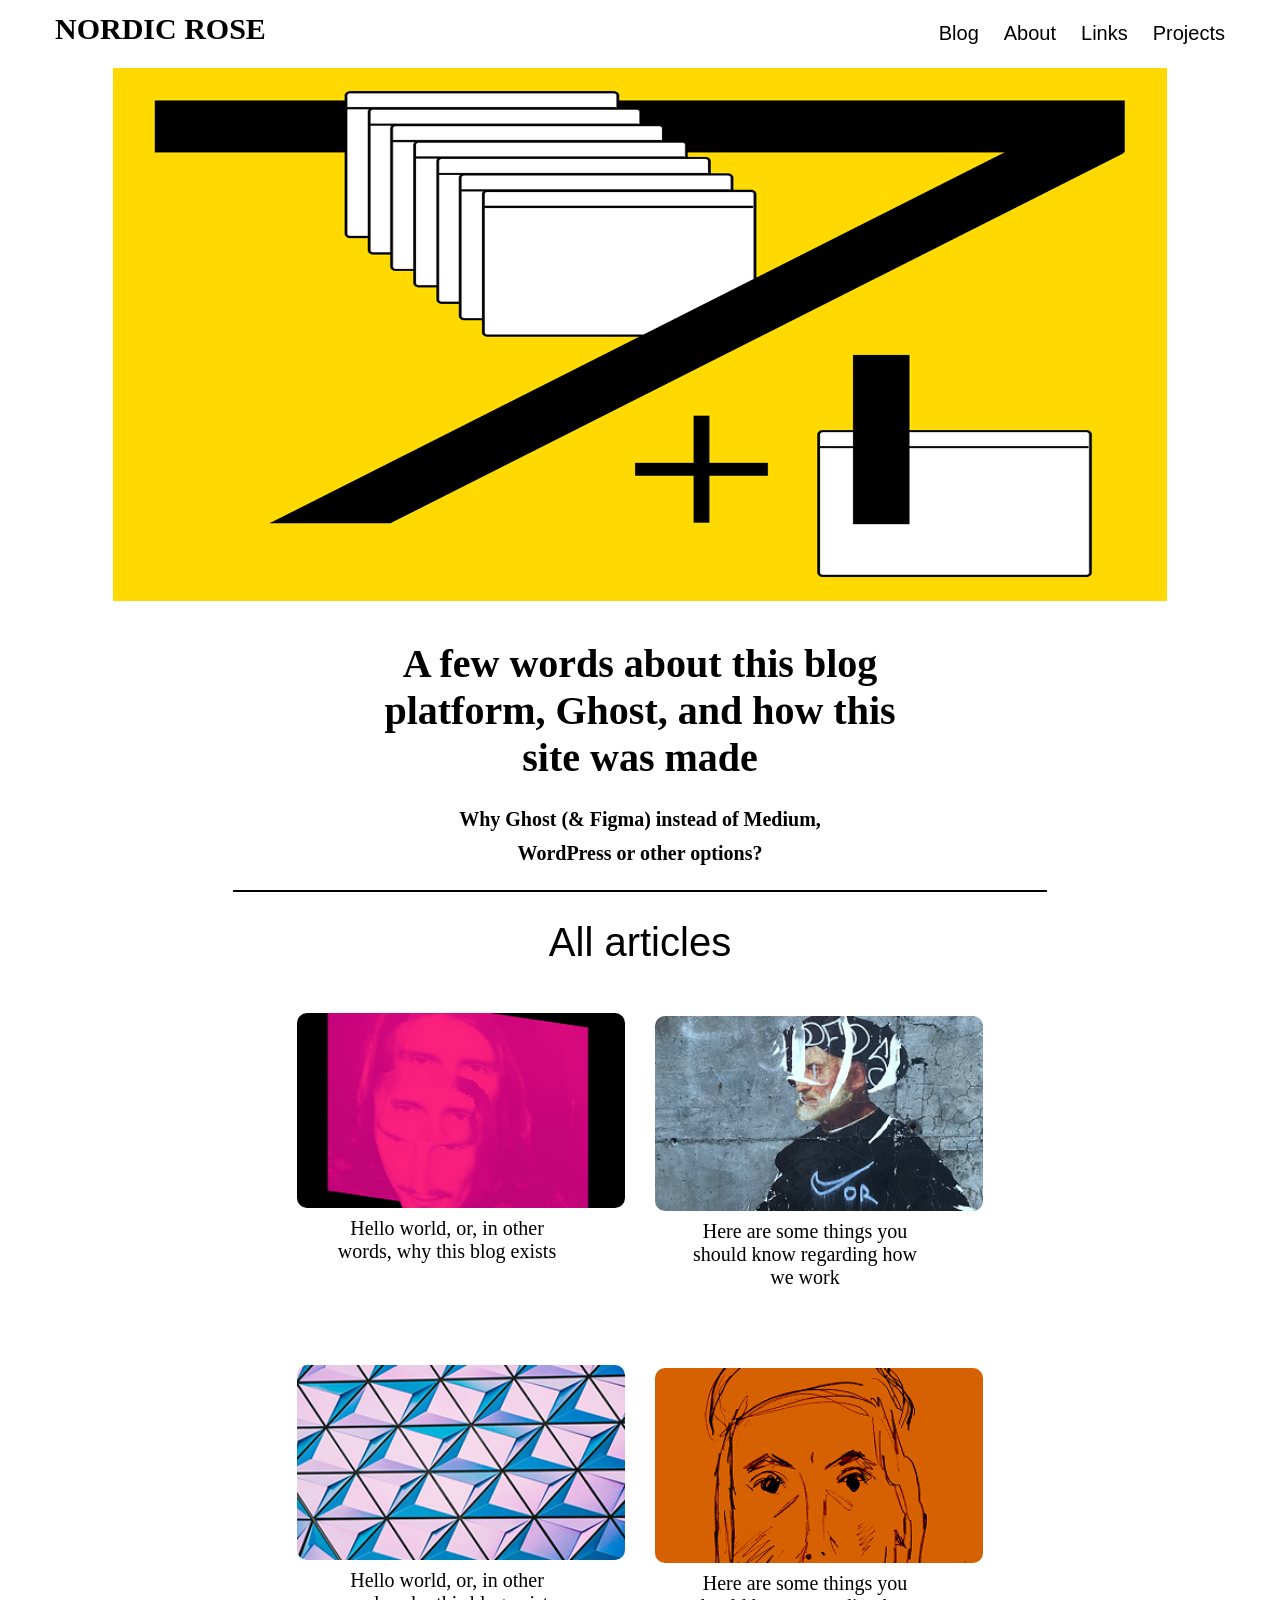
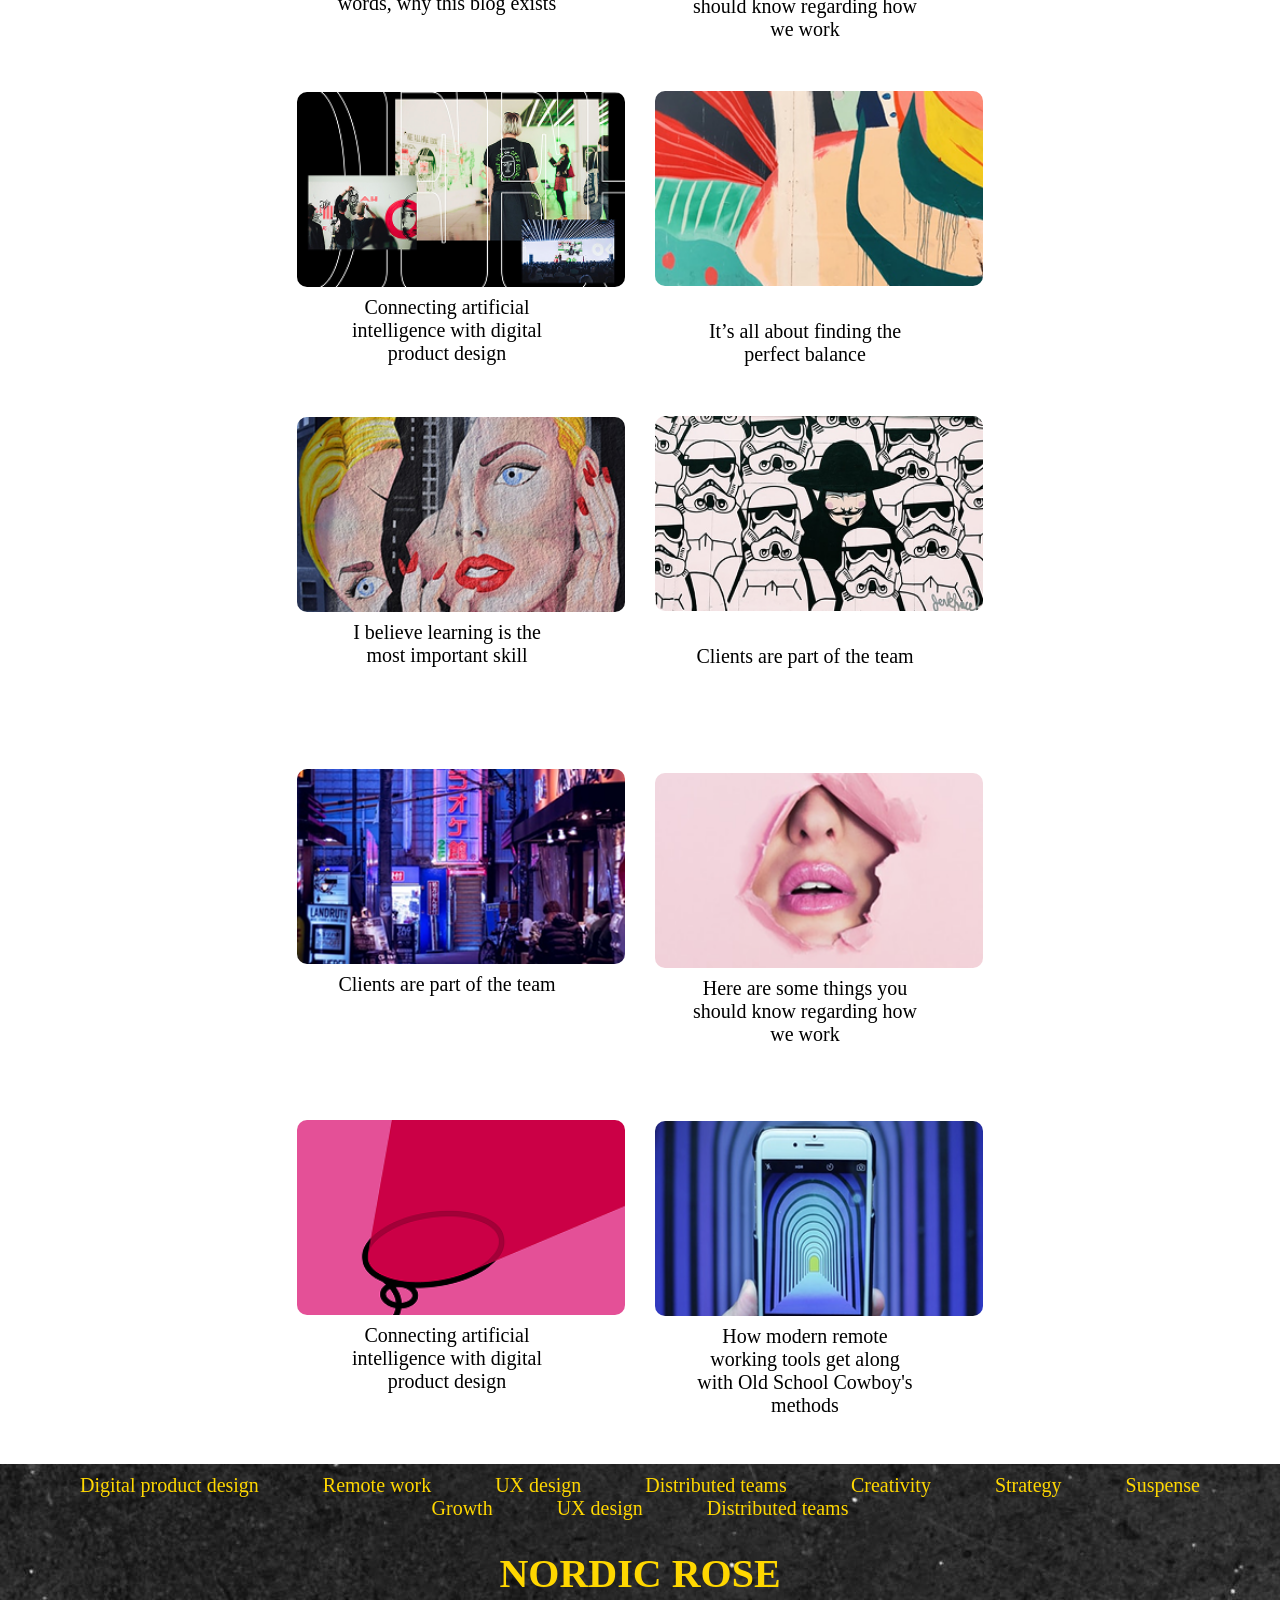
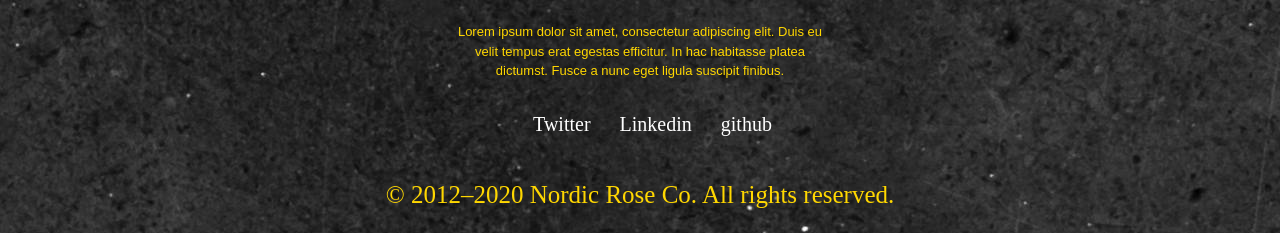
<file: index.html>
<!DOCTYPE html>
<html lang="en">

<head>
    <meta charset="UTF-8">
    <meta name="viewport" content="width=device-width, initial-scale=1.0">
    <link rel="stylesheet" href="./style.css">
    <link rel="stylesheet" href="https://cdnjs.cloudflare.com/ajax/libs/font-awesome/6.5.0/css/all.min.css">
    <title>Document</title>
</head>

<body>

    <!-- HEADER START -->

    <header>
        <h1 id="logo">NORDIC ROSE</h1>
        <div class="menu-icon">
            <i class="fas fa-bars"></i>
        </div>
        <nav>
            <ul class="links">
                <li><a href="blog.html">Blog</a></li>
                <li><a href="about">About</a></li>
                <li><a href="links">Links</a></li>
                <li><a href="projects">Projects</a></li>
            </ul>
        </nav>
    </header>

    <!-- HEADER END -->

    <!-- HERO SECTION START -->

    <section id="hero">
        <div>
            <img src="images/hero.png" alt="image">
            <h2>A few words about this blog <br>
                platform, Ghost, and how this <br>
                site was made</h2>
            <p>Why Ghost (& Figma) instead of Medium, <br>
                WordPress or other options?</p>
            <hr>
        </div>
    </section>

    <!-- HERO SECTION END -->

    <!-- ARTICLE SECTION START -->

    <section id="article">
        <h3>All articles</h3>
        <div class="card-grid">
            <div>
                <img src="images/blog-1.png">
                <p>Hello world, or, in other <br>words, why this blog exists</p>
            </div>
            <div>
                <img src="images/blog-2.png" id="image2">
                <p>Here are some things you <br>should know regarding how <br>we work </p>
            </div>
        </div>
        <div class="card-grid">
            <div>
                <img src="images/blog-3.png">
                <p>Hello world, or, in other <br>words, why this blog exists</p>
            </div>
            <div>
                <img src="images/blog-4.png" id="image4">
                <p>Here are some things you <br>should know regarding how <br>we work </p>
            </div>
        </div>
        <div class="card-grid">
            <div>
                <img src="images/blog-5.png">
                <p>Connecting artificial <br>intelligence with digital <br>product design</p>
            </div>
            <div>
                <img src="images/blog-6.png" id="image6">
                <p>It’s all about finding the <br>perfect balance</p>
            </div>
        </div>
        <div class="card-grid">
            <div>
                <img src="images/blog-7.png">
                <p>I believe learning is the <br>most important skill</p>
            </div>
            <div>
                <img src="images/blog-8.png" id="image8">
                <p>Clients are part of the team</p>
            </div>
        </div>
        <div class="card-grid">
            <div>
                <img src="images/blog-9.png">
                <p>Clients are part of the team</p>
            </div>
            <div>
                <img src="images/blog-10.png" id="image10">
                <p>Here are some things you <br>should know regarding how <br>we work </p>
            </div>
        </div>
        <div class="card-grid">
            <div>
                <img src="images/blog-11.png">
                <p>Connecting artificial <br>intelligence with digital <br>product design</p>
            </div>
            <div>
                <img src="images/blog-12.png" id="image12">
                <p>How modern remote <br>working tools get along <br>with Old School Cowboy's <br>methods</p>
            </div>
        </div>
    </section>

    <!-- ARTICLE SECTION END -->

    <!-- FOOTER SECTION START -->

    <footer>
        
            <div class="services">
                <span>Digital product design</span>
                <span>Remote work</span>
                <span>UX design</span>
                <span>Distributed teams</span>
                <span>Creativity</span>
                <span>Strategy</span>
                <span>Suspense</span>
                <span>Growth</span>
                <span>UX design</span>
                <span>Distributed teams</span>
            </div>
    
        <div class="footer">
            <h3>NORDIC ROSE</h3>
            <p>Lorem ipsum dolor sit amet, consectetur adipiscing elit. Duis eu <br>
                velit tempus erat egestas efficitur. In hac habitasse platea <br>
                dictumst. Fusce a nunc eget ligula suscipit finibus. </p>
            <ul>
                <li><a href="twitter">Twitter</a></li>
                <li><a href="linkedin">Linkedin</a></li>
                <li><a href="github">github</a></li>
            </ul>
        </div>
        <div class="copyright">
            <p>© 2012–2020 Nordic Rose Co. All rights reserved. </p>
        </div>
    </footer>

    <!-- FOOTER SECTION END -->

</body>

</html>
</file>
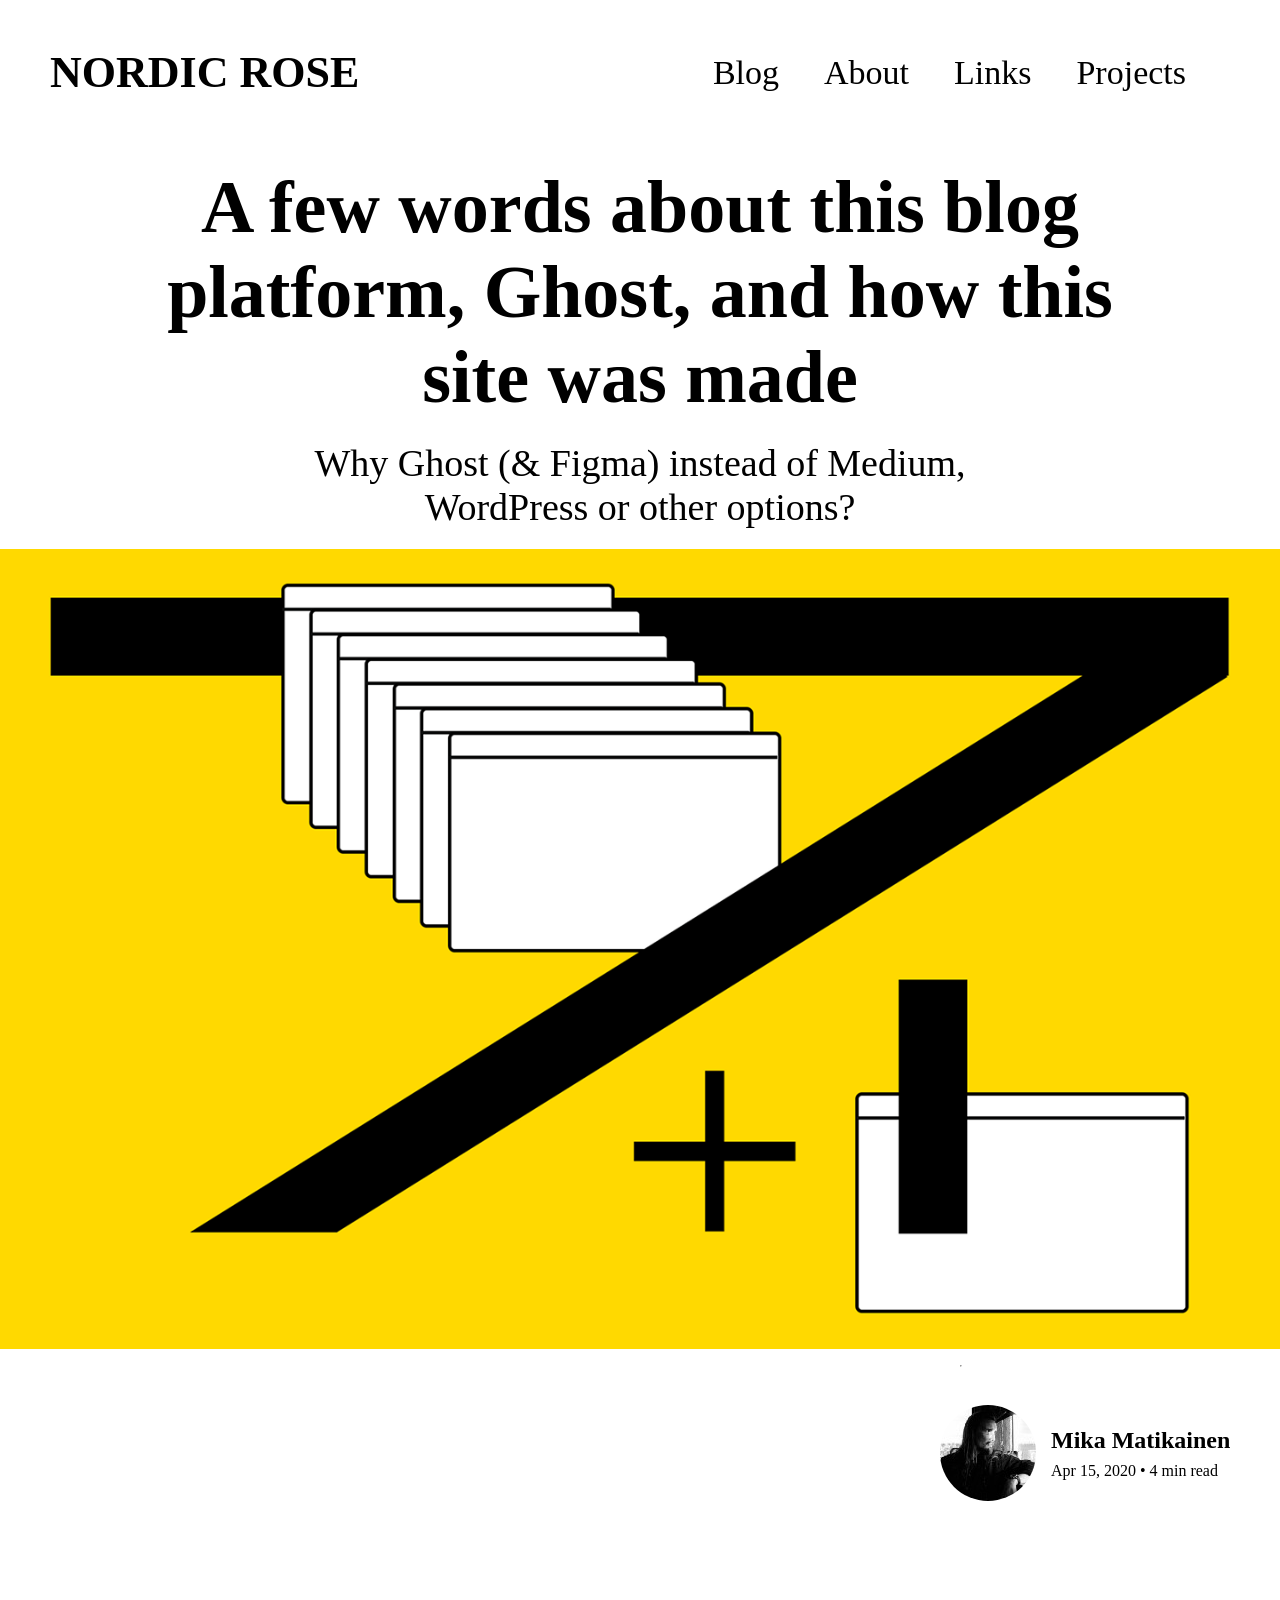
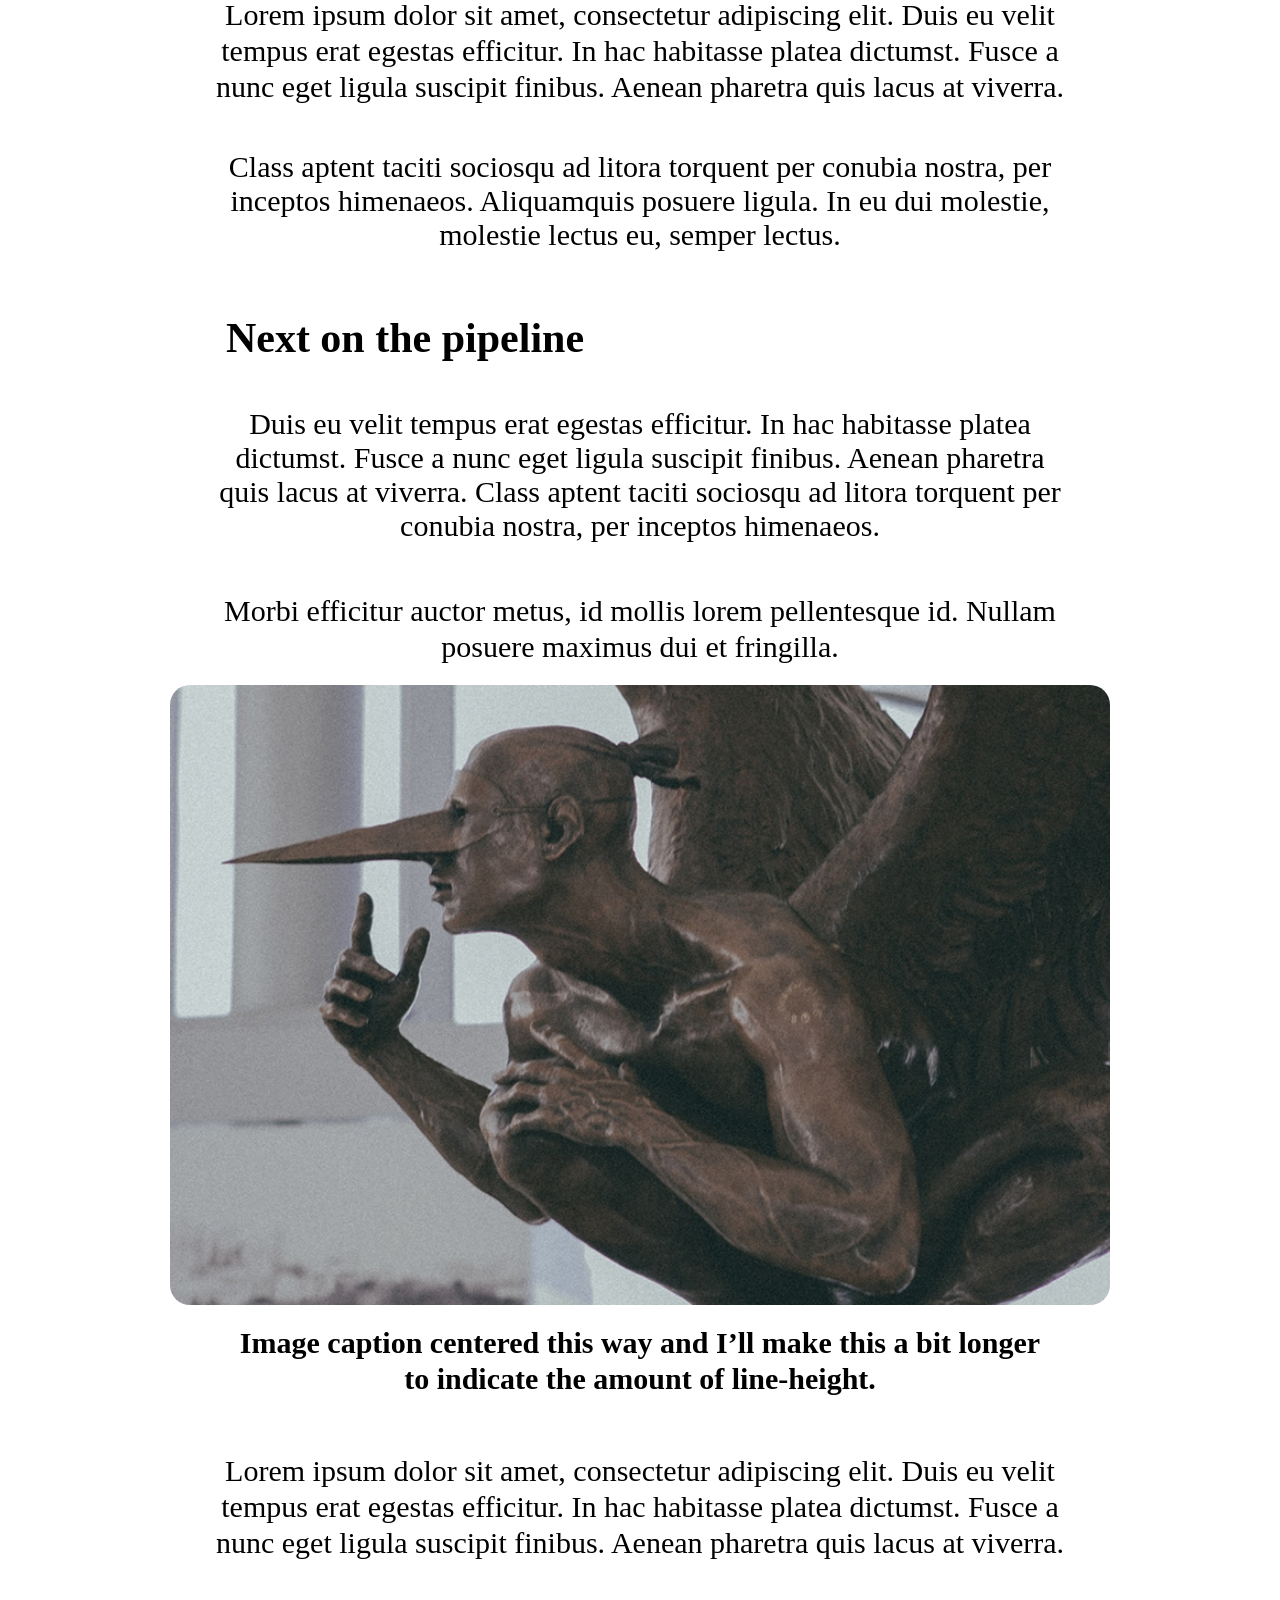
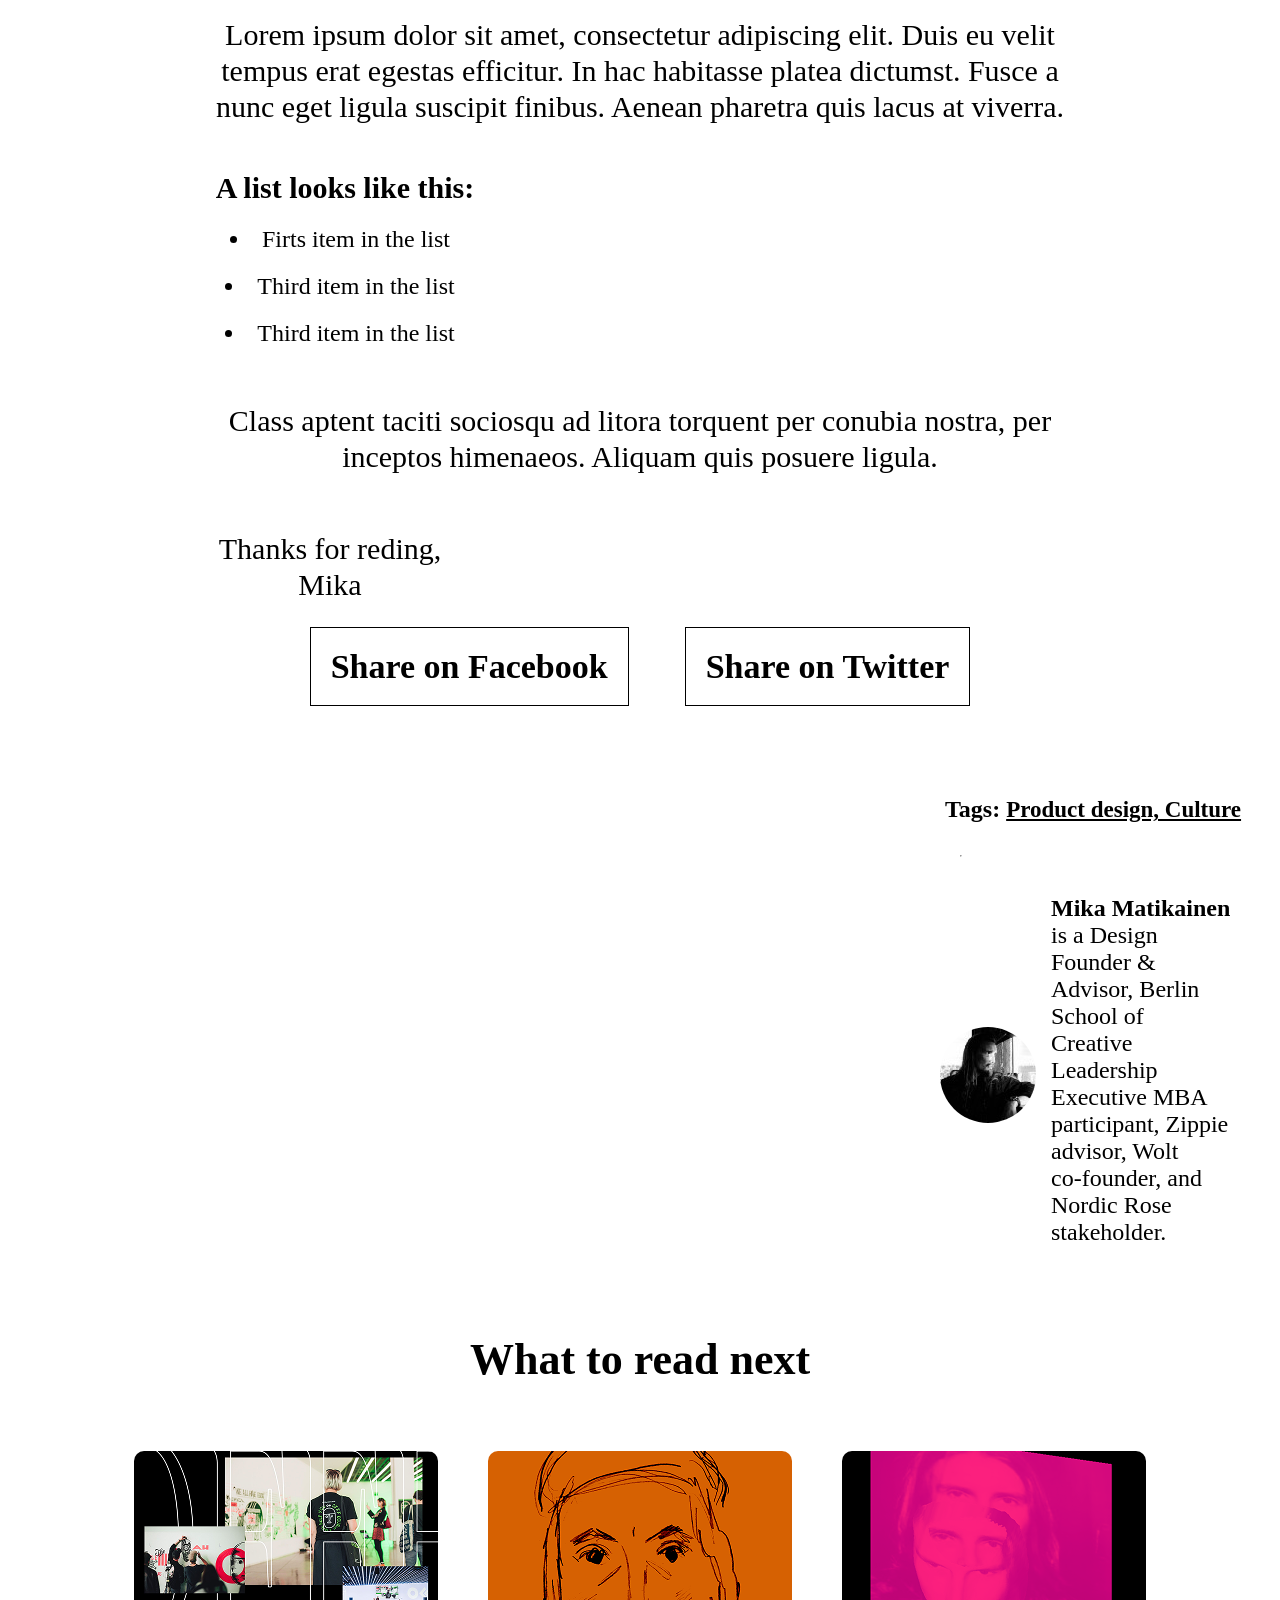
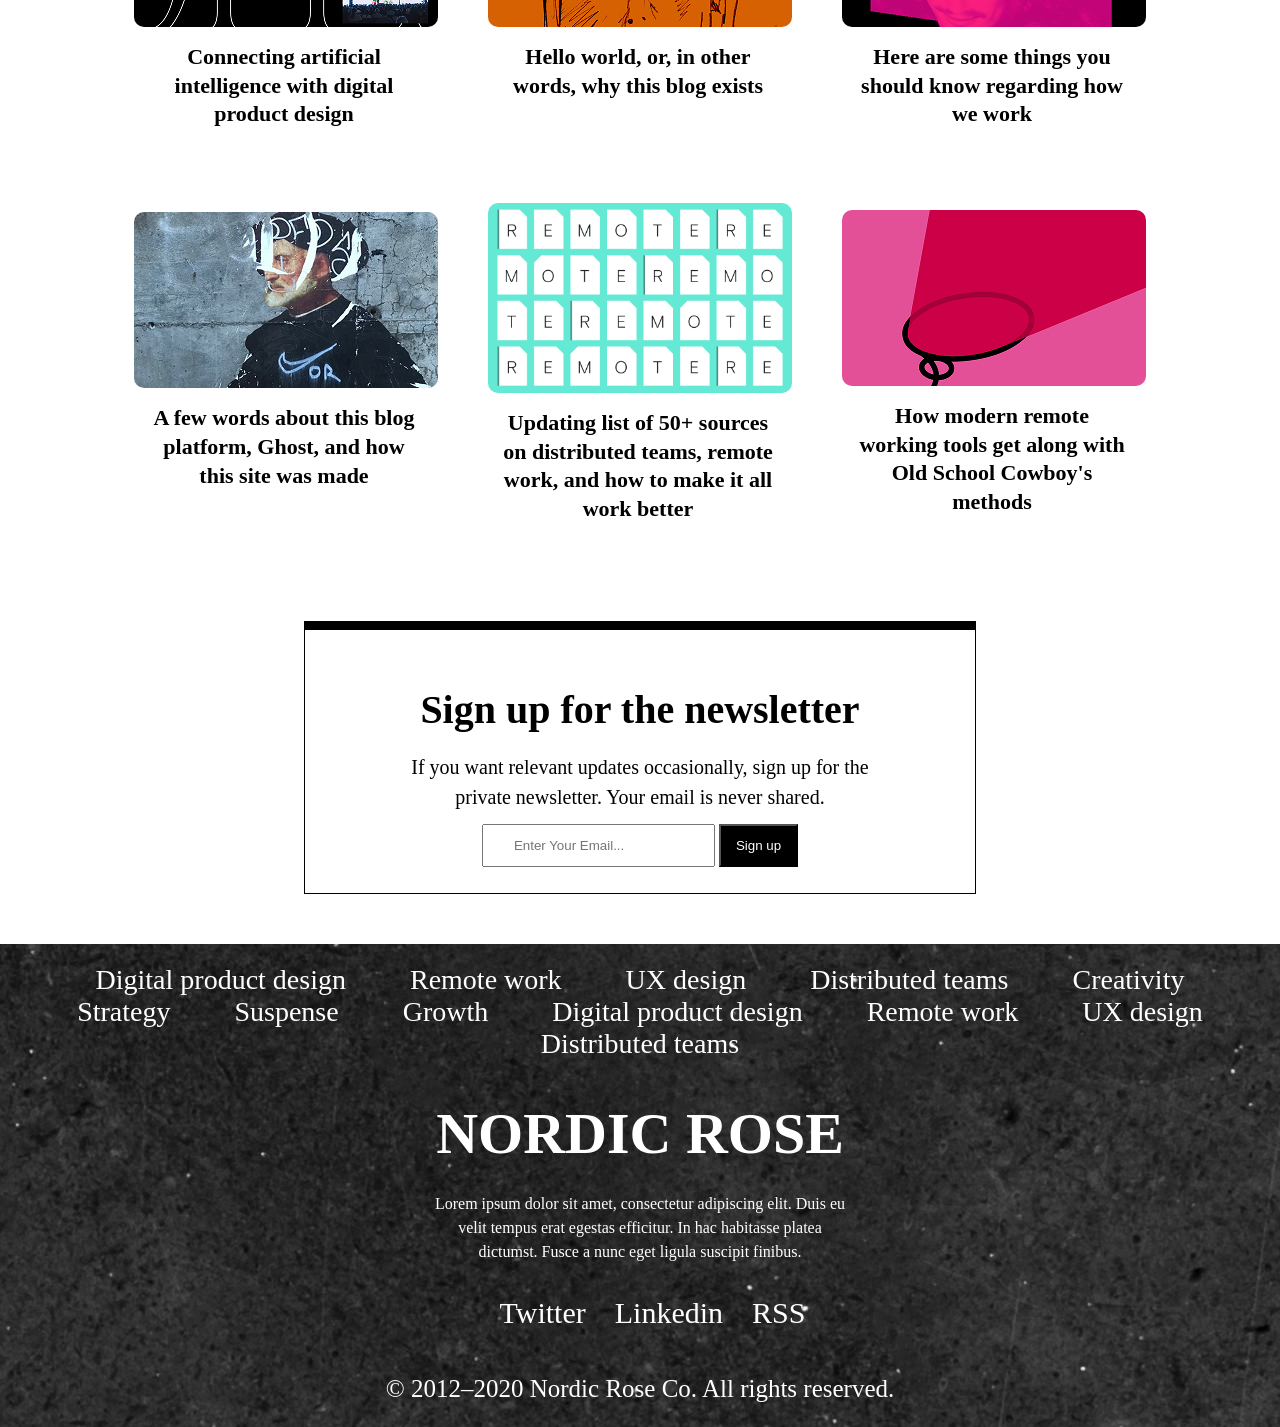
<file: blog.html>
<!DOCTYPE html>
<html lang="en">

<head>
    <meta charset="UTF-8">
    <meta name="viewport" content="width=device-width, initial-scale=1.0">
    <title>Document</title>
    <link rel="stylesheet" href="./blog.css">
</head>

<body>
    <header>
        <h1 id="logo">NORDIC ROSE</h1>
        <nav>
            <ul class="links">
                <li><a href="blog.html">Blog</a></li>
                <li><a href="about">About</a></li>
                <li><a href="links">Links</a></li>
                <li><a href="projects">Projects</a></li>
            </ul>
        </nav>
    </header>
    <!-- HERO SECTION -->
    <section id="hero">
        <div>
            <h2>A few words about this blog <br>
                platform, Ghost, and how this <br>
                site was made</h2>
            <p>Why Ghost (& Figma) instead of Medium,
                <br> WordPress or other options?
            </p>
        </div>
    </section>
    <!-- HERO IMAGE -->
    <div id="hero-image">
        <img src="images/hero.png" alt="hero">
    </div>
    <hr>
    <!-- AUTHOR  -->
    <section class="author">
        <img src="images/writer.png" alt="Author">
        <div>
            <p><strong>Mika Matikainen</strong></p>
            <span>Apr 15, 2020 • 4 min read</span>
        </div>
    </section>
    <!-- PARAGRAPH -->
    <article class="paragraph">
        <p id="p1">Lorem ipsum dolor sit amet, consectetur adipiscing elit. Duis eu velit <br>
            tempus erat egestas efficitur. In hac habitasse platea dictumst.
            Fusce a <br>nunc eget ligula suscipit finibus. Aenean pharetra quis lacus at viverra.
        </p>
        <p>Class aptent taciti sociosqu ad litora torquent per conubia nostra, per <br>
            inceptos himenaeos. Aliquamquis posuere ligula. In eu dui molestie, <br>molestie lectus eu, semper lectus.
        </p>
        <h3>Next on the pipeline</h3>
        <p>Duis eu velit tempus erat egestas efficitur. In hac habitasse platea <br>
            dictumst. Fusce a nunc eget ligula suscipit finibus. Aenean pharetra <br>
            quis lacus at viverra. Class aptent taciti sociosqu ad litora
            torquent per <br>conubia nostra, per inceptos himenaeos.
        </p>
        <p id="p2">Morbi efficitur auctor metus, id mollis lorem pellentesque id. Nullam <br>
            posuere maximus dui et fringilla.
        </p>
    </article>
    <!-- HERO IMAGE -->
    <section class="hero-image2">
        <img src="images/hero-2.png" alt="image">
        <p id="p1">Image caption centered this way and I’ll make this a bit longer <br>
            to indicate the amount of line-height.
        </p>
        <p>Lorem ipsum dolor sit amet, consectetur adipiscing elit. Duis eu velit <br>
            tempus erat egestas efficitur. In hac habitasse platea dictumst.
            Fusce a <br>nunc eget ligula suscipit finibus. Aenean pharetra quis lacus at viverra.
        </p>
        <p>Lorem ipsum dolor sit amet, consectetur adipiscing elit. Duis eu velit <br>
            tempus erat egestas efficitur. In hac habitasse platea dictumst.
            Fusce a <br>nunc eget ligula suscipit finibus. Aenean pharetra quis lacus at viverra.
        </p>
        <h4>A list looks like this:</h4>
        <li>Firts item in the list</li>
        <li>Third item in the list</li>
        <li>Third item in the list</li>
        <p>Class aptent taciti sociosqu ad litora torquent per conubia nostra, per <br>
            inceptos himenaeos. Aliquam quis
            posuere ligula. </p>
        <p id="thanks">Thanks for reding,<br>Mika</p>
    </section>

    <!-- SHARE SECTION START -->
    <div class="share">
        <li><a href="facebook">Share on Facebook</a></li>
        <li><a href="twitter">Share on Twitter</a></li>
    </div>
    <!-- SHARE SECTION END -->

    <!-- TAGS SECTION START -->
    <div id="tags">
        <h4>Tags: <a href="#">Product design, Culture</a></h4>
    </div>
    <!-- TAGS SECTION END -->

    <hr>

    <!-- AUTHOR SECTION START-->
    <section class="author">
        <img src="images/writer.png" alt="Author">
        <div>
            <p><strong>Mika Matikainen</strong> is a Design Founder & Advisor, Berlin School of
                <br>Creative Leadership Executive MBA participant, Zippie advisor, Wolt <br>
                co-founder, and Nordic Rose stakeholder.
            </p>
        </div>
    </section>
    <!-- AUTHOR SECTION END-->

    <!-- ARTICLE SECTION START  -->
    <section id="articles">
        <h5>What to read next</h5>
        <div class="card-grid">
            <div>
                <img src="images/blog-5.png" alt="image1">
                <p>Connecting artificial <br>intelligence with digital <br>product design</p>
            </div>
            <div id="image-3">
                <img src="images/blog-4.png" alt="image1">
                <p>Hello world, or, in other <br>words, why this blog exists</p>
            </div>
            <div>
                <img src="images/blog-1.png" alt="image1">
                <p>Here are some things you <br>should know regarding how <br>we work </p>
            </div>
        </div>
        <div class="card-grid">
            <div id="image-13">
                <img src="images/blog-2.png">
                <p>A few words about this blog <br>platform, Ghost, and how <br>this site was made</p>
            </div>
            <div id="image-14">
                <img src="images/alpahbet.png">
                <p>Updating list of 50+ sources <br>
                    on distributed teams, remote <br>work, and how to make it all
                    <br>work better
                </p>
            </div>
            <div id="image-14">
                <img src="images/blog-11.png">
                <p>How modern remote <br>
                    working tools get along with <br>
                    Old School Cowboy's <br>methods</p>
            </div>
        </div>
    </section>
    <!-- ARTICLE SECTION END  -->

    <!-- SIGN UP START-->
    <div class="Container">
        <h1>Sign up for the newsletter</h1>
        <p>If you want relevant updates occasionally, sign up for the <br>
            private newsletter. Your email is never shared.
        </p>
        <div class="Form-Container">
            <form>
                <div class="input-name">
                    <input type="text" placeholder="Enter Your Email...">
                    <button>Sign up</button>
                </div>
            </form>
        </div>
    </div>
    <!-- SIGN UP END -->
    <!-- FOOTER START -->
    <footer>
        <div class="services">
            <span>Digital product design</span>
            <span>Remote work</span>
            <span>UX design</span>
            <span>Distributed teams</span>
            <span>Creativity</span>
            <span>Strategy</span>
            <span>Suspense</span>
            <span>Growth</span>
            <span>Digital product design</span>
            <span>Remote work</span>
            <span>UX design</span>
            <span>Distributed teams</span>
        </div>
        <div class="footer">
            <h3>NORDIC ROSE</h3>
            <p>Lorem ipsum dolor sit amet, consectetur adipiscing elit. Duis eu <br>
                velit tempus erat egestas efficitur. In hac habitasse platea <br>
                dictumst. Fusce a nunc eget ligula suscipit finibus. </p>
            <ul>
                <li><a href="twitter">Twitter</a></li>
                <li><a href="linkedin">Linkedin</a></li>
                <li><a href="rss">RSS</a></li>
            </ul>
        </div>
        <div class="copyright">
            <p>© 2012–2020 Nordic Rose Co. All rights reserved. </p>
        </div>
    </footer>
    <!-- FOOTER END -->
</body>

</html>
</file>
<file: style.css>
/* RESET */
* {
    margin: 0px;
    padding: 0px;
}
/* HEADER START */
header {
    padding: 10px 55px;
    display: flex;
    align-items: center;
    justify-content: space-between;
}

.menu-icon {
    font-size: 28px;
    cursor: pointer;
    display: none;
}

#logo {
    font-size: 30px;
}

.links {
    list-style: none;
    display: flex;
    gap: 25px;
    font-size: 34px;
}

.links a {
    color: black;
    text-decoration: none;
    font-size: 20px;
    font-weight: 500;
    font-family: sans-serif;
}

/* HEADER END */

/* HERO SECTION START */
#hero {
    display: flex;
    flex-direction: column;
    align-items: center;
    padding: 10px 0px;
    text-align: center;
}
#hero img {
    width: 1054px;
    height: 533px;
}

#hero h2 {
    font-size: 40px;
    margin-top: 35px;
    font-weight: 700;
}

#hero p {
    font-size: 20px;
    margin-top: 21px;
    line-height: 170%;
    letter-spacing: 0%;
    font-weight: 600;
}

hr {
    margin-top: 20px;
    border: 0.5px solid black;
    margin-left: 120px;
    margin-right: 120px;
}

/* HERO SECTION END */

/* ARTICLE SECTION START */
#article {
    margin-top: 20px;
    padding-bottom: 22px;
}

#article h3 {
    text-align: center;
    font-size: 40px;
    line-height: 100%;
    font-weight: 500;
    letter-spacing: 0%;
    font-family: sans-serif;
}

.card-grid {
    width: fit-content;
    margin: auto;
    display: flex;
    align-items: center;
    justify-content: space-between;
    gap: 30px;
    padding: 25px;
}
.card-grid:hover{
    animation: hoverwooble 0.8s ease;
    transition: 0.3s ease-in-out;
    transform: scale(1.1);
    cursor: pointer;
}

.card-grid p {
    width: 300px;
    font-size: 20px;
    font-weight: 500;
    text-align: center;
    margin-top: 5px;
}

.card-grid img {
    width: 328px;
    height: 195px;
    border-radius: 10px;
}

.card-grid #image2 {
    margin-top: 29px;
}

.card-grid #image4 {
    margin-top: 29px;
}

.card-grid #image6 {
    margin-bottom: 25px;
}

.card-grid #image8 {
    margin-bottom: 25px;
}

.card-grid #image10 {
    margin-top: 55px;
}

.card-grid #image12 {
    margin-top: 25px;
}

/* ARTICLE SECTION END */

/* FOOTER SECTION START  */
footer {
    background-image: url(images/pexels.jpg) ;
    color: gold;
}

footer .services {
    text-align: center;
    padding: 10px;
}

footer .services span {
    font-size: 20px;
    padding: 0px 30px;
}

.footer {
    text-align: center;
    padding: 20px 0px;
}

.footer h3 {
    font-size: 40px;
}

.footer p {
    width: 415px;
    margin: 25px auto;
    line-height: 1.5;
    font-weight: 500;
    font-size: 13px;
    font-family: sans-serif;
}

.footer ul {
    margin-top: 32px;
}

.footer li {
    display: inline;
    margin-left: 25px;
}

.footer a {
    color: white;
    text-decoration: none;
    font-size: 30px;
}

.footer ul li a {
    color: white;
    text-decoration: none;
    font-size: 20px;
}

.copyright {
    text-align: center;
    padding: 20px;
    font-size: 25px;
    line-height: 1.5;
}

/* FOOTER SECTION END  */

@media only screen and (max-width: 600px) {
    header {
        padding: 15px;
        flex-direction: row;
        justify-content: space-between;
    }

    .links {
        display: none;
    }

    #hero img {
        max-width: 100%;
        /* image responsive */
        height: auto;
    }

    .card-grid {
        flex-direction: column;
        /* cards vertical ho jayein */
        align-items: center;
    }

    #article {
        padding: 10px;
    }

    hr {
        margin-left: 20px;
        margin-right: 20px;
    }

    #logo {
        font-size: 24px;
        margin-right: 190px;
        margin-left: 12px;
        padding-top: 12px;
        white-space: nowrap;
    }

    .menu-icon {
        display: block;
        font-size: 28px;
        cursor: pointer;
        background: none;
        margin: 0;
    }
}
</file>
<file: blog.css>
* {
    margin: 0px;
    padding: 0px;
}

/* HEADER */
header {
    padding: 47px 50px;
    display: flex;
    align-items: center;
    justify-content: space-between;
}

#logo {
    font-size: 44px;
}

.links {
    list-style: none;
    display: flex;
    gap: 45px;
    font-size: 34px;
    padding-right: 44px;
}

.links a {
    color: black;
    text-decoration: none;
    font-size: 34px;
}

/* Hero Section  */
#hero {
    padding: 20px;
    text-align: center;
}

#hero h2 {
    font-size: 74px;
}

#hero p {
    font-size: 38px;
    margin-top: 21px;
}

/* Hero Image */
#image {
    text-align: center;
    margin-top: 20px;
}

#hero-image img {
    margin: auto;
    width: 100%;
    height: 80%;
}

/* AUTHOR */
.author {
    display: flex;
    align-items: center;
    gap: 15px;
    padding: 20px 40px;
    margin-left: 900px;
    margin-top: 18px;
}

.author p {
    font-size: 24px;
    margin-bottom: 8px;
}

.author img {
    border-radius: 50%;
}

/* PARGRAPH */
.paragraph {
    text-align: center;
    font-size: 30px;
    margin: auto;
}

.paragraph #p1 {
    margin-top: 76px;
    font-size: 30px;
    line-height: 1.2;
    margin-bottom: 45px;
}

.paragraph h3 {
    font-size: 42px;
    margin-top: 62px;
    font-weight: bold;
    margin-right: 470px;
    margin-bottom: 45px;
}

.paragraph #p2 {
    margin-top: 50px;
    font-size: 30px;
    line-height: 1.2;
}

hr {
    margin-top: 12px;
    margin-left: 960px;
    margin-right: 960px;
}

/* HERO IMAGE2 */
.hero-image2 {
    text-align: center;
    margin-top: 20px;
}

.hero-image2 img {
    align-items: center;
    width: 940px;
    height: 620px;
    border-radius: 20px;
}

.hero-image2 #p {
    font-size: 24px;
    margin-top: 12px;
    font-weight: bold;
}

.hero-image2 #p1 {
    margin-top: 16px;
    font-size: 30px;
    line-height: 1.2;
    margin-bottom: 45px;
    font-weight: 600;
}

.hero-image2 p {
    margin-top: 56px;
    font-size: 30px;
    line-height: 1.2;
    margin-bottom: 45px;
}

.hero-image2 h4 {
    font-size: 30px;
    line-height: 1.2;
    margin-right: 590px;
}

.hero-image2 li {
    margin: 20px 0;
    padding-left: 20px;
    font-size: 24px;
    margin-right: 620px;
}

.hero-image2 #thanks {
    margin-right: 620px;
}

/* SHARE */
.share {
    text-align: center;
}

.share li {
    padding: 20px;
    display: inline;
    font-size: 34px;
    text-align: center;
    font-weight: 600;
    margin: 26px;
    border-top: 1px solid black;
    border-bottom: 1px solid black;
    border-left: 1px solid black;
    border-right: 1px solid black;
}

.share li a {
    text-decoration: none;
    color: black;
}

/* TAGS */
#tags {
    padding: 20px;
    margin-top: 90px;
}

#tags h4 {
    padding-left: 925px;
    font-size: 24px;
}

#tags h4 a {
    font-size: 23px;
    color: black;
}

/* ARTICLE */
#articles {
    text-align: center;
    margin-top: 20px;
    padding-bottom: 22px;

}

#articles h5 {
    text-align: center;
    font-size: 44px;
    line-height: 3;
}

.card-grid {
    width: fit-content;
    margin: auto;
    display: flex;
    align-items: center;
    justify-content: space-between;
    gap: 50px;
    padding: 25px;
}
.card-grid:hover{
    animation: hoverwooble 0.8s ease;
    transition: 0.3s ease-in-out;
    transform: scale(1.1);
    cursor: pointer;
}
.card-grid img{
    border-radius: 10px;
}

.card-grid #image-3 {
    width: 304px;
    margin-bottom: 29px;
}

.card-grid #image-13 img {
    width: 304px;
}

.card-grid #image-14 img {
    width: 304px;
    margin-top: 24px;
}

.card-grid p {
    width: 300px;
    font-size: 22px;
    font-weight: 600;
    margin-top: 12px;
    line-height: 1.3;
}

/* SIGNUP */
.Container {
    background-color: white;
    padding: 100px;
    width: 470px;
    border-top: 9px solid black;
    border-bottom: 1px solid black;
    border-left: 1px solid black;
    border-right: 1px solid black;
    margin: 50px auto;
    height: 113px;
    padding-top: 50px;
}

.Container p {
    line-height: 1.5;
    font-size: 20px;
    text-align: center;
}

.Container h1 {
    line-height: 1.5;
    font-size: 40px;
    text-align: center;
    margin-bottom: 12px;
    font-family: New York Extra Large;
}

.input-name {
    text-align: center;
}

.input-name input {
    padding: 12px 30px;
    margin-top: 12px;
}

.input-name button {
    padding: 12px 15px;
    margin-top: 12px;
    color: white;
    background-color: black;
}

/* FOOTER */
footer {
    background-image: url(images/pexels.jpg);
    color: white;
}

footer .services {
    text-align: center;
    padding: 20px;
}

footer .services span {
    font-size: 28px;
    padding: 0px 30px;
}

.footer {
    text-align: center;
    padding: 20px 0px;
}

.footer h3 {
    font-size: 58px;
}

.footer p {
    width: 415px;
    margin: 25px auto;
    line-height: 1.5;
    font-weight: 500;
    font-size: 16px;
}

.footer ul {
    margin-top: 32px;
}

.footer li {
    display: inline;
    margin-left: 25px;
}

.footer ul li a {
    color: white;
    text-decoration: none;
    font-size: 30px;
}

.footer a {
    color: white;
    text-decoration: none;
    font-size: 30px;
}

.copyright {
    text-align: center;
    padding: 20px;
    font-size: 25px;
    line-height: 1.5;
}
      /* responsive k liye */
@media only screen and (max-width: 600px) {
    header {
        padding: 15px;
        flex-direction: row;
        justify-content: space-between;
    }

    .links {
        display: none;
    }

    #hero img {
        max-width: 100%;
        /* image responsive */
        height: auto;
    }

    .card-grid {
        flex-direction: column;
        /* cards vertical ho jayein */
        align-items: center;
    }

    #article {
        padding: 10px;
    }
    .Container h1{
        padding: 15px;
        flex-direction: row;
    }
}
</file>
